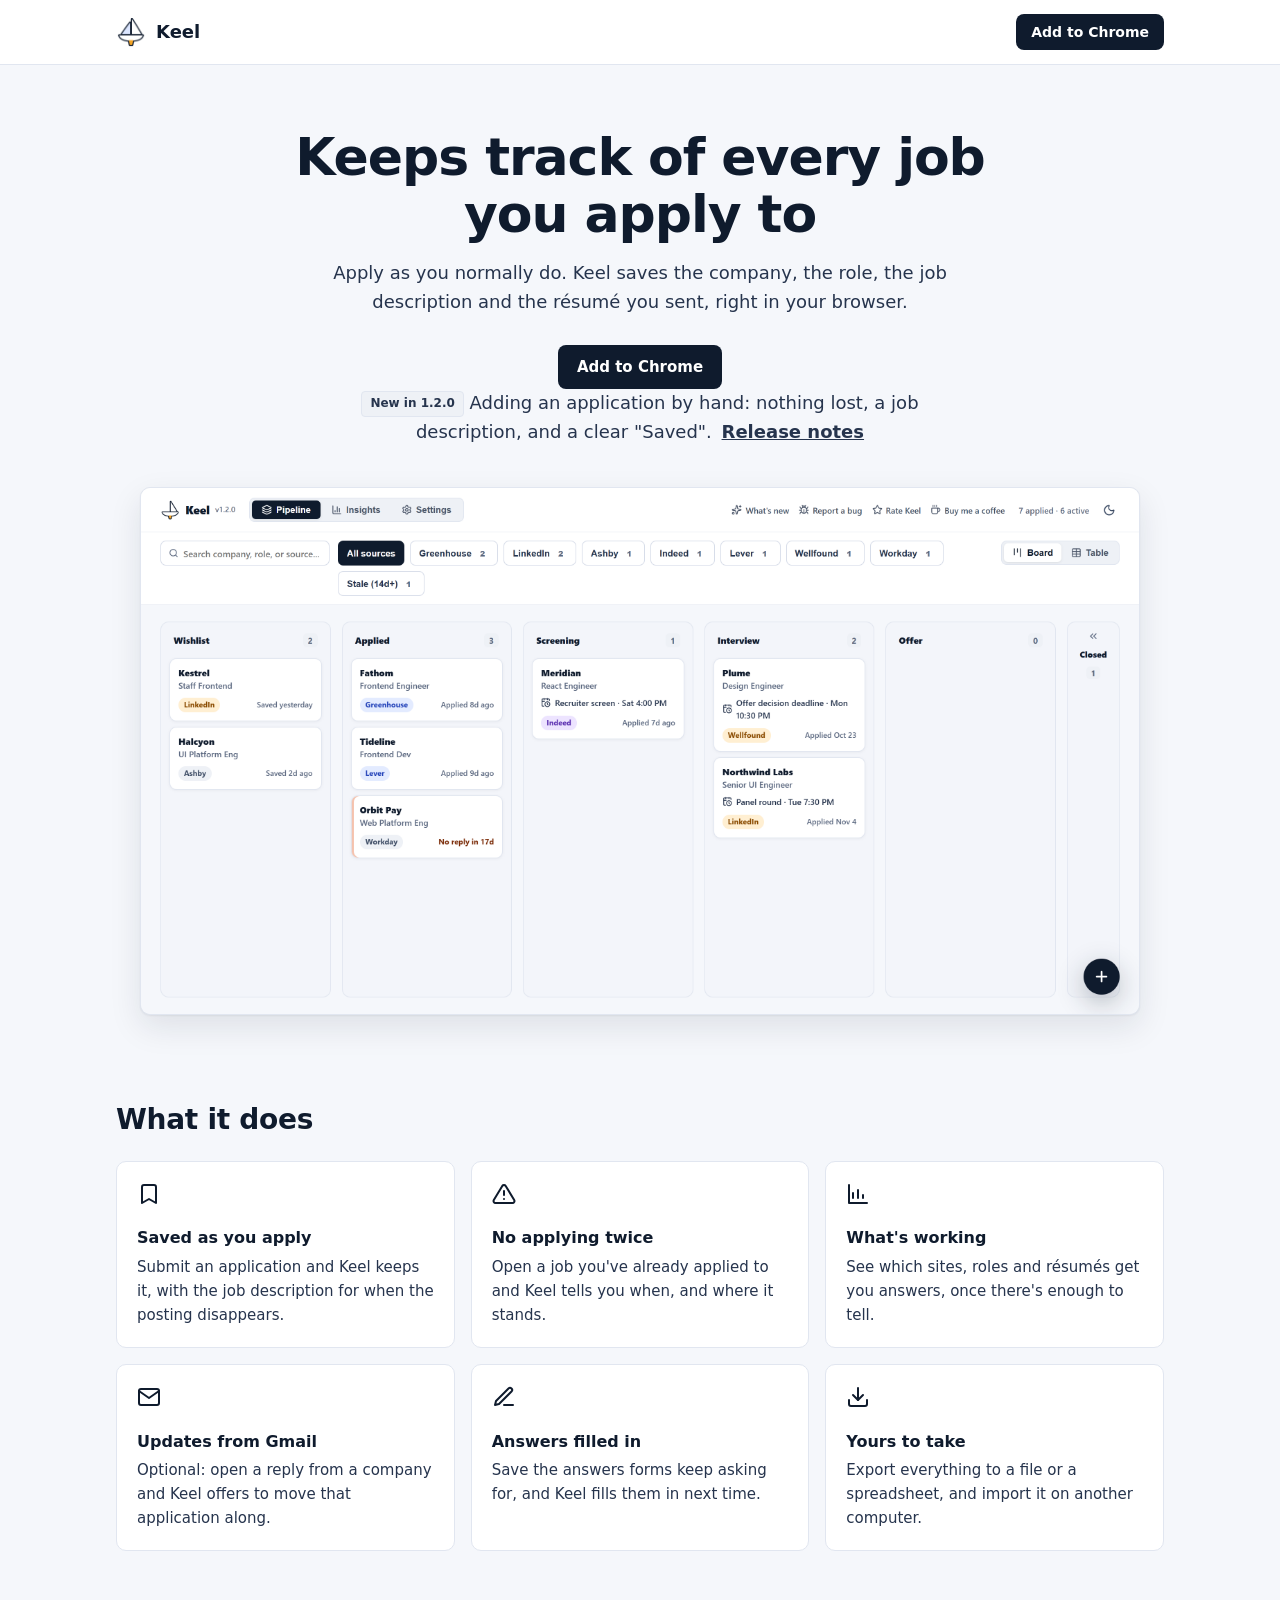
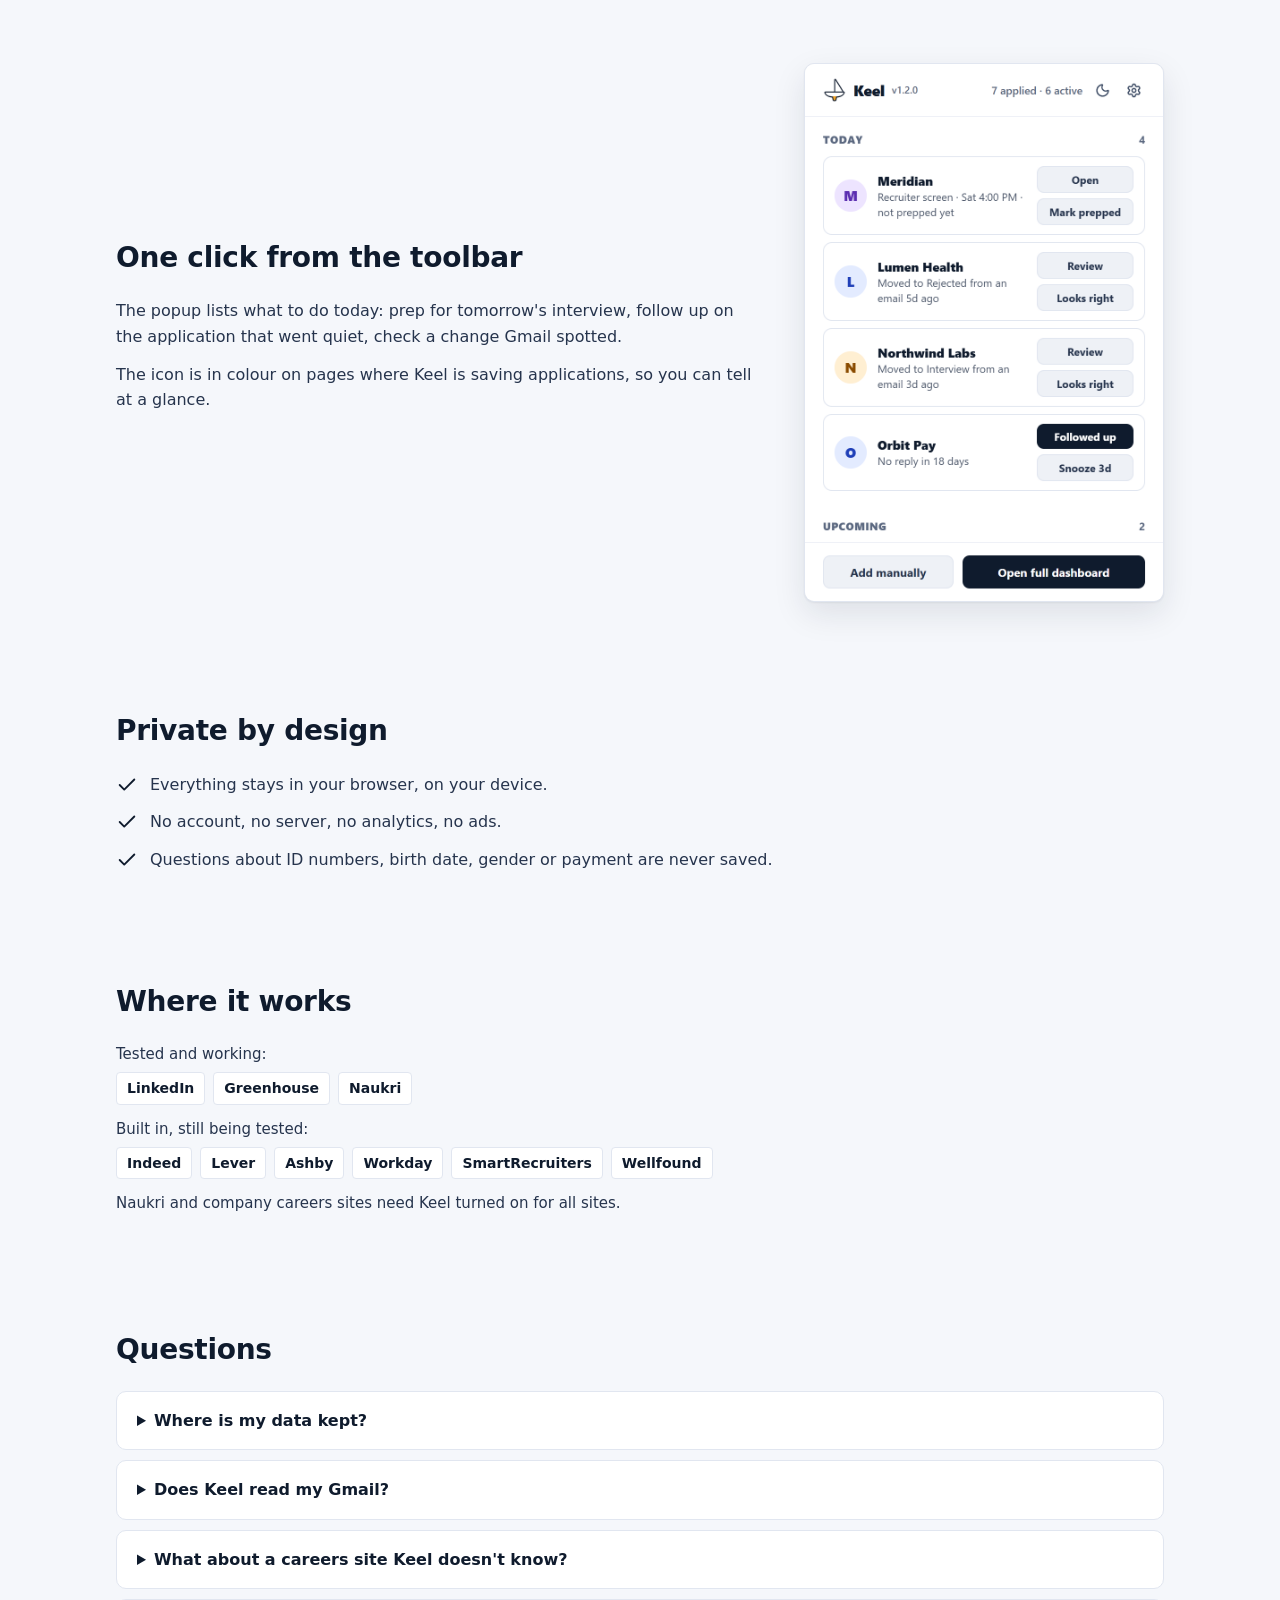
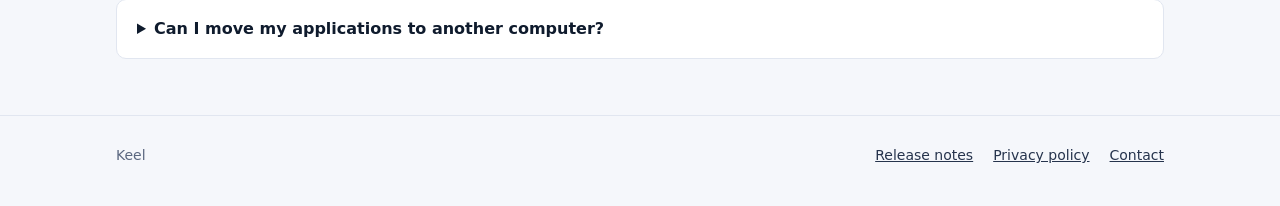
<file: index.html>
<!DOCTYPE html>
<html lang="en">
<head>
<meta charset="UTF-8">
<meta name="viewport" content="width=device-width, initial-scale=1.0">
<meta name="google-site-verification" content="T896Sn1aA-jhaRvW9R9sTa3-NiIArK_m-BlHDoH4Un8">
<!-- store-head:start -->
<title>Keel - Job Application Tracker for Chrome</title>
<meta name="description" content="Keel is a free job application tracker for Chrome. It saves every job you apply to on LinkedIn, Indeed, Greenhouse, Workday and more, with the job description and résumé you sent. Stays on your device.">
<!-- store-head:end -->
<link rel="canonical" href="https://keel-site.yankit-dev.workers.dev/">
<meta property="og:title" content="Keel - Job Application Tracker">
<meta property="og:url" content="https://keel-site.yankit-dev.workers.dev/">
<meta property="og:image" content="https://keel-site.yankit-dev.workers.dev/assets/board-light.png">
<meta property="og:description" content="Apply as usual. Keel saves the company, the role, the job description and the résumé you sent, on your device.">
<meta property="og:type" content="website">
<link rel="icon" type="image/png" href="favicon.png">
<link rel="apple-touch-icon" href="logo.png">
<link rel="stylesheet" href="styles.css?v=3">
<!-- Generated by scripts/sync-site.mjs in the keel repo (store-head, store-facts, whats-new). stores.js must load before site.js. -->
<!-- store-facts:start -->
<script src="stores.js?v=5edbb0aa" defer></script>
<script type="application/ld+json">{"@context":"https://schema.org","@type":"SoftwareApplication","name":"Keel - Job Application Tracker","applicationCategory":"BrowserApplication","operatingSystem":"Chrome","url":"https://keel-site.yankit-dev.workers.dev/","installUrl":"https://chromewebstore.google.com/detail/odheogkffilbbohigmkfffpcnhdfobnd","downloadUrl":"https://chromewebstore.google.com/detail/odheogkffilbbohigmkfffpcnhdfobnd","softwareVersion":"1.2.0","offers":{"@type":"Offer","price":"0","priceCurrency":"USD"},"image":"https://keel-site.yankit-dev.workers.dev/logo.png","description":"Keel saves every job you apply to, with the job description and the résumé you sent, on your device."}</script>
<!-- store-facts:end -->
<script src="site.js?v=3" defer></script>
</head>
<body>
<header class="site-header">
  <div class="wrap">
    <a class="brand" href="./"><img src="logo.png" alt="" width="30" height="30">Keel</a>
    <span class="header-cta" data-store-slot="header"></span>
  </div>
</header>

<main>
  <div class="hero wrap">
    <h1>Keeps track of every job you apply to</h1>
    <p>Apply as you normally do. Keel saves the company, the role, the job description and the résumé you sent, right in your browser.</p>
    <div class="cta" data-store-slot="hero"></div>
    <!-- whats-new:start --><p class="whats-new"><span class="tag">New in 1.2.0</span> Adding an application by hand: nothing lost, a job description, and a clear &quot;Saved&quot;. <a href="changelog/#v1.2.0">Release notes</a></p><!-- whats-new:end -->
    <picture>
      <source srcset="assets/board-dark.png" media="(prefers-color-scheme: dark)">
      <img class="shot" src="assets/board-light.png" width="1440" height="760" alt="Keel's dashboard: applications in columns from Wishlist to Offer, with upcoming interviews and follow-ups">
    </picture>
  </div>

  <section>
    <div class="wrap">
      <h2>What it does</h2>
      <div class="features">
        <div class="feature">
          <svg viewBox="0 0 24 24" fill="none" stroke-width="2" stroke-linecap="round" stroke-linejoin="round" aria-hidden="true"><path d="M19 21l-7-4-7 4V5a2 2 0 0 1 2-2h10a2 2 0 0 1 2 2z"/></svg>
          <h3>Saved as you apply</h3>
          <p>Submit an application and Keel keeps it, with the job description for when the posting disappears.</p>
        </div>
        <div class="feature">
          <svg viewBox="0 0 24 24" fill="none" stroke-width="2" stroke-linecap="round" stroke-linejoin="round" aria-hidden="true"><path d="M12 9v4"/><path d="M12 17h.01"/><path d="M10.3 3.9L1.8 18a2 2 0 0 0 1.7 3h17a2 2 0 0 0 1.7-3L13.7 3.9a2 2 0 0 0-3.4 0z"/></svg>
          <h3>No applying twice</h3>
          <p>Open a job you've already applied to and Keel tells you when, and where it stands.</p>
        </div>
        <div class="feature">
          <svg viewBox="0 0 24 24" fill="none" stroke-width="2" stroke-linecap="round" stroke-linejoin="round" aria-hidden="true"><path d="M3 3v18h18"/><path d="M7 16v-5"/><path d="M12 16V8"/><path d="M17 16v-3"/></svg>
          <h3>What's working</h3>
          <p>See which sites, roles and résumés get you answers, once there's enough to tell.</p>
        </div>
        <div class="feature">
          <svg viewBox="0 0 24 24" fill="none" stroke-width="2" stroke-linecap="round" stroke-linejoin="round" aria-hidden="true"><rect x="2" y="4" width="20" height="16" rx="2"/><path d="M22 6l-10 7L2 6"/></svg>
          <h3>Updates from Gmail</h3>
          <p>Optional: open a reply from a company and Keel offers to move that application along.</p>
        </div>
        <div class="feature">
          <svg viewBox="0 0 24 24" fill="none" stroke-width="2" stroke-linecap="round" stroke-linejoin="round" aria-hidden="true"><path d="M12 20h9"/><path d="M16.5 3.5a2.1 2.1 0 0 1 3 3L7 19l-4 1 1-4z"/></svg>
          <h3>Answers filled in</h3>
          <p>Save the answers forms keep asking for, and Keel fills them in next time.</p>
        </div>
        <div class="feature">
          <svg viewBox="0 0 24 24" fill="none" stroke-width="2" stroke-linecap="round" stroke-linejoin="round" aria-hidden="true"><path d="M21 15v4a2 2 0 0 1-2 2H5a2 2 0 0 1-2-2v-4"/><path d="M7 10l5 5 5-5"/><path d="M12 15V3"/></svg>
          <h3>Yours to take</h3>
          <p>Export everything to a file or a spreadsheet, and import it on another computer.</p>
        </div>
      </div>
    </div>
  </section>

  <section>
    <div class="wrap split">
      <div>
        <h2>One click from the toolbar</h2>
        <p>The popup lists what to do today: prep for tomorrow's interview, follow up on the application that went quiet, check a change Gmail spotted.</p>
        <p>The icon is in colour on pages where Keel is saving applications, so you can tell at a glance.</p>
      </div>
      <picture>
        <source srcset="assets/popup-dark.png" media="(prefers-color-scheme: dark)">
        <img class="popup-shot" src="assets/popup-light.png" width="400" height="600" alt="Keel's popup listing today's interviews and follow-ups">
      </picture>
    </div>
  </section>

  <section>
    <div class="wrap">
      <h2>Private by design</h2>
      <ul class="checks">
        <li><svg viewBox="0 0 24 24" fill="none" stroke-width="2" stroke-linecap="round" stroke-linejoin="round" aria-hidden="true"><path d="M20 6L9 17l-5-5"/></svg>Everything stays in your browser, on your device.</li>
        <li><svg viewBox="0 0 24 24" fill="none" stroke-width="2" stroke-linecap="round" stroke-linejoin="round" aria-hidden="true"><path d="M20 6L9 17l-5-5"/></svg>No account, no server, no analytics, no ads.</li>
        <li><svg viewBox="0 0 24 24" fill="none" stroke-width="2" stroke-linecap="round" stroke-linejoin="round" aria-hidden="true"><path d="M20 6L9 17l-5-5"/></svg>Questions about ID numbers, birth date, gender or payment are never saved.</li>
      </ul>
    </div>
  </section>

  <section>
    <div class="wrap">
      <h2>Where it works</h2>
      <p class="sites-note">Tested and working:</p>
      <ul class="sites"><li>LinkedIn</li><li>Greenhouse</li><li>Naukri</li></ul>
      <p class="sites-note">Built in, still being tested:</p>
      <ul class="sites"><li>Indeed</li><li>Lever</li><li>Ashby</li><li>Workday</li><li>SmartRecruiters</li><li>Wellfound</li></ul>
      <p class="sites-note">Naukri and company careers sites need Keel turned on for all sites.</p>
    </div>
  </section>

  <section>
    <div class="wrap">
      <h2>Questions</h2>
      <details>
        <summary>Where is my data kept?</summary>
        <p>In your browser's own storage, on your computer. Nothing is sent anywhere. Removing Keel deletes it, so export a copy first if you want to keep it.</p>
      </details>
      <details>
        <summary>Does Keel read my Gmail?</summary>
        <p>Only if you turn it on, and only the email you have open. It doesn't sign in or look through your inbox, and it changes nothing until you click.</p>
      </details>
      <details>
        <summary>What about a careers site Keel doesn't know?</summary>
        <p>Turn Keel on for all sites and it checks each page for a job posting or application form. You can also add any job from the popup.</p>
      </details>
      <details>
        <summary>Can I move my applications to another computer?</summary>
        <p>Yes. Export a Keel file from Settings, then import it on the other computer. Importing only adds what's missing.</p>
      </details>
    </div>
  </section>
</main>

<footer class="site-footer">
  <div class="wrap">
    <span>Keel</span>
    <nav><a href="changelog/">Release notes</a><a href="privacy/">Privacy policy</a><a href="https://github.com/ankitsmt211" rel="noopener">Contact</a></nav>
  </div>
</footer>
</body>
</html>
</file>
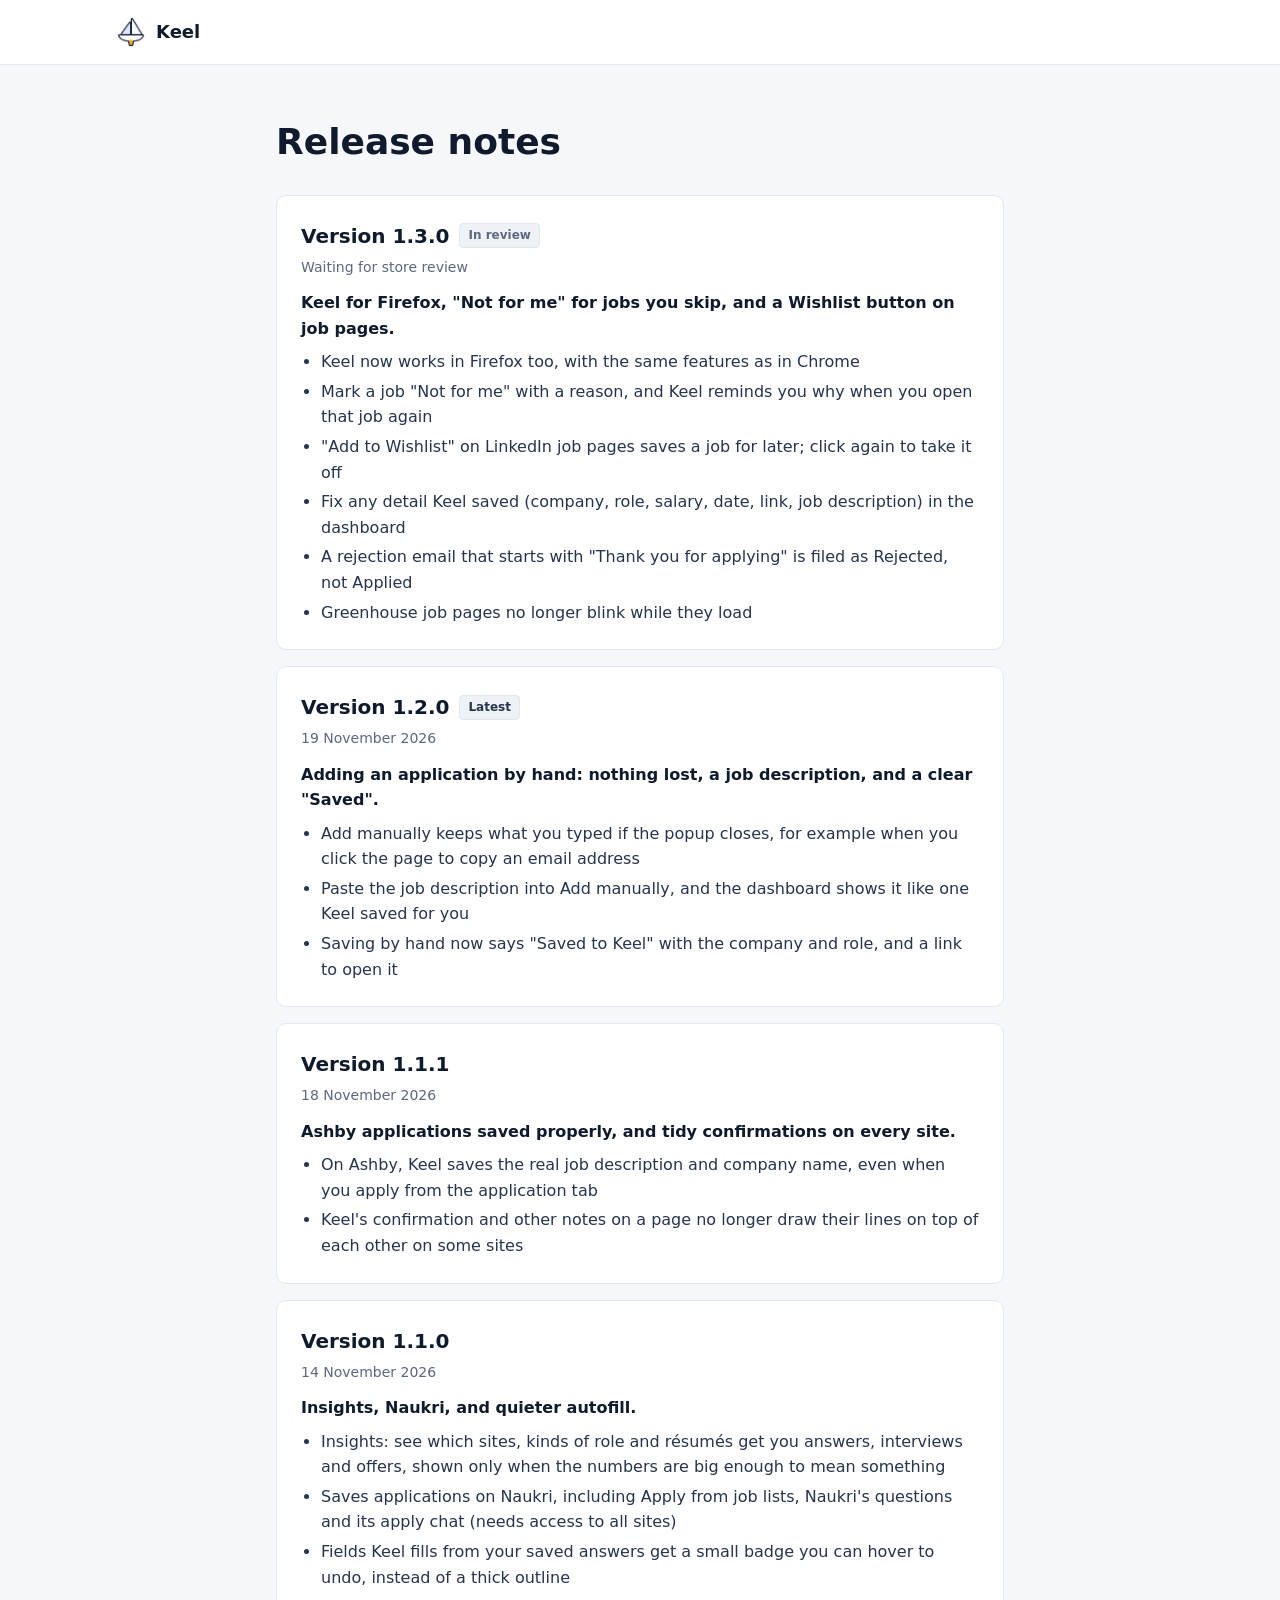
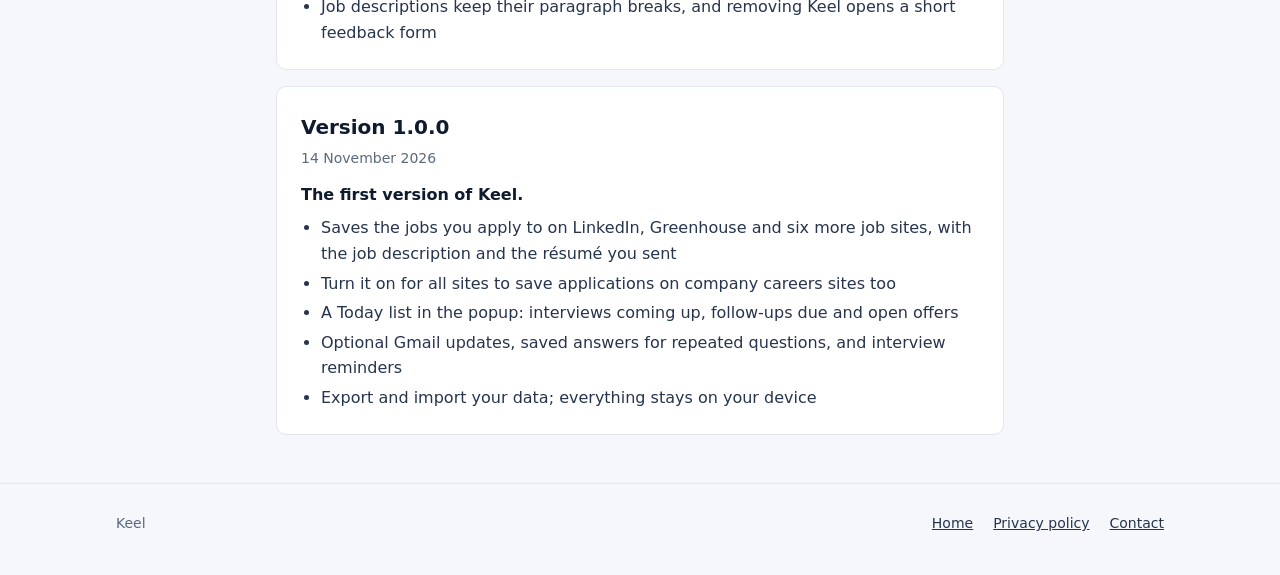
<file: changelog/index.html>
<!DOCTYPE html>
<html lang="en">
<head>
<meta charset="UTF-8">
<meta name="viewport" content="width=device-width, initial-scale=1.0">
<title>Release notes · Keel</title>
<meta name="description" content="What changed in each version of the Keel browser extension.">
<link rel="icon" type="image/png" href="../favicon.png">
<link rel="stylesheet" href="../styles.css?v=3">
</head>
<body>
<!-- Generated by scripts/sync-site.mjs in the keel repo from store/release-notes.md. Don't edit here. -->
<header class="site-header">
  <div class="wrap">
    <a class="brand" href="../"><img src="../logo.png" alt="" width="30" height="30">Keel</a>
  </div>
</header>
<main class="wrap releases">
  <h1>Release notes</h1>
    <article class="release" id="v1.3.0">
      <h2>Version 1.3.0 <span class="tag tag-pending">In review</span></h2>
      <p class="release-meta">Waiting for store review</p>
      <p class="release-headline">Keel for Firefox, &quot;Not for me&quot; for jobs you skip, and a Wishlist button on job pages.</p>
      <ul>
        <li>Keel now works in Firefox too, with the same features as in Chrome</li>
        <li>Mark a job &quot;Not for me&quot; with a reason, and Keel reminds you why when you open that job again</li>
        <li>&quot;Add to Wishlist&quot; on LinkedIn job pages saves a job for later; click again to take it off</li>
        <li>Fix any detail Keel saved (company, role, salary, date, link, job description) in the dashboard</li>
        <li>A rejection email that starts with &quot;Thank you for applying&quot; is filed as Rejected, not Applied</li>
        <li>Greenhouse job pages no longer blink while they load</li>
      </ul>
    </article>
    <article class="release" id="v1.2.0">
      <h2>Version 1.2.0 <span class="tag">Latest</span></h2>
      <p class="release-meta">19 November 2026</p>
      <p class="release-headline">Adding an application by hand: nothing lost, a job description, and a clear &quot;Saved&quot;.</p>
      <ul>
        <li>Add manually keeps what you typed if the popup closes, for example when you click the page to copy an email address</li>
        <li>Paste the job description into Add manually, and the dashboard shows it like one Keel saved for you</li>
        <li>Saving by hand now says &quot;Saved to Keel&quot; with the company and role, and a link to open it</li>
      </ul>
    </article>
    <article class="release" id="v1.1.1">
      <h2>Version 1.1.1</h2>
      <p class="release-meta">18 November 2026</p>
      <p class="release-headline">Ashby applications saved properly, and tidy confirmations on every site.</p>
      <ul>
        <li>On Ashby, Keel saves the real job description and company name, even when you apply from the application tab</li>
        <li>Keel&#39;s confirmation and other notes on a page no longer draw their lines on top of each other on some sites</li>
      </ul>
    </article>
    <article class="release" id="v1.1.0">
      <h2>Version 1.1.0</h2>
      <p class="release-meta">14 November 2026</p>
      <p class="release-headline">Insights, Naukri, and quieter autofill.</p>
      <ul>
        <li>Insights: see which sites, kinds of role and résumés get you answers, interviews and offers, shown only when the numbers are big enough to mean something</li>
        <li>Saves applications on Naukri, including Apply from job lists, Naukri&#39;s questions and its apply chat (needs access to all sites)</li>
        <li>Fields Keel fills from your saved answers get a small badge you can hover to undo, instead of a thick outline</li>
        <li>Job descriptions keep their paragraph breaks, and removing Keel opens a short feedback form</li>
      </ul>
    </article>
    <article class="release" id="v1.0.0">
      <h2>Version 1.0.0</h2>
      <p class="release-meta">14 November 2026</p>
      <p class="release-headline">The first version of Keel.</p>
      <ul>
        <li>Saves the jobs you apply to on LinkedIn, Greenhouse and six more job sites, with the job description and the résumé you sent</li>
        <li>Turn it on for all sites to save applications on company careers sites too</li>
        <li>A Today list in the popup: interviews coming up, follow-ups due and open offers</li>
        <li>Optional Gmail updates, saved answers for repeated questions, and interview reminders</li>
        <li>Export and import your data; everything stays on your device</li>
      </ul>
    </article>
</main>
<footer class="site-footer">
  <div class="wrap">
    <span>Keel</span>
    <nav><a href="../">Home</a><a href="../privacy/">Privacy policy</a><a href="https://github.com/ankitsmt211" rel="noopener">Contact</a></nav>
  </div>
</footer>
</body>
</html>
</file>
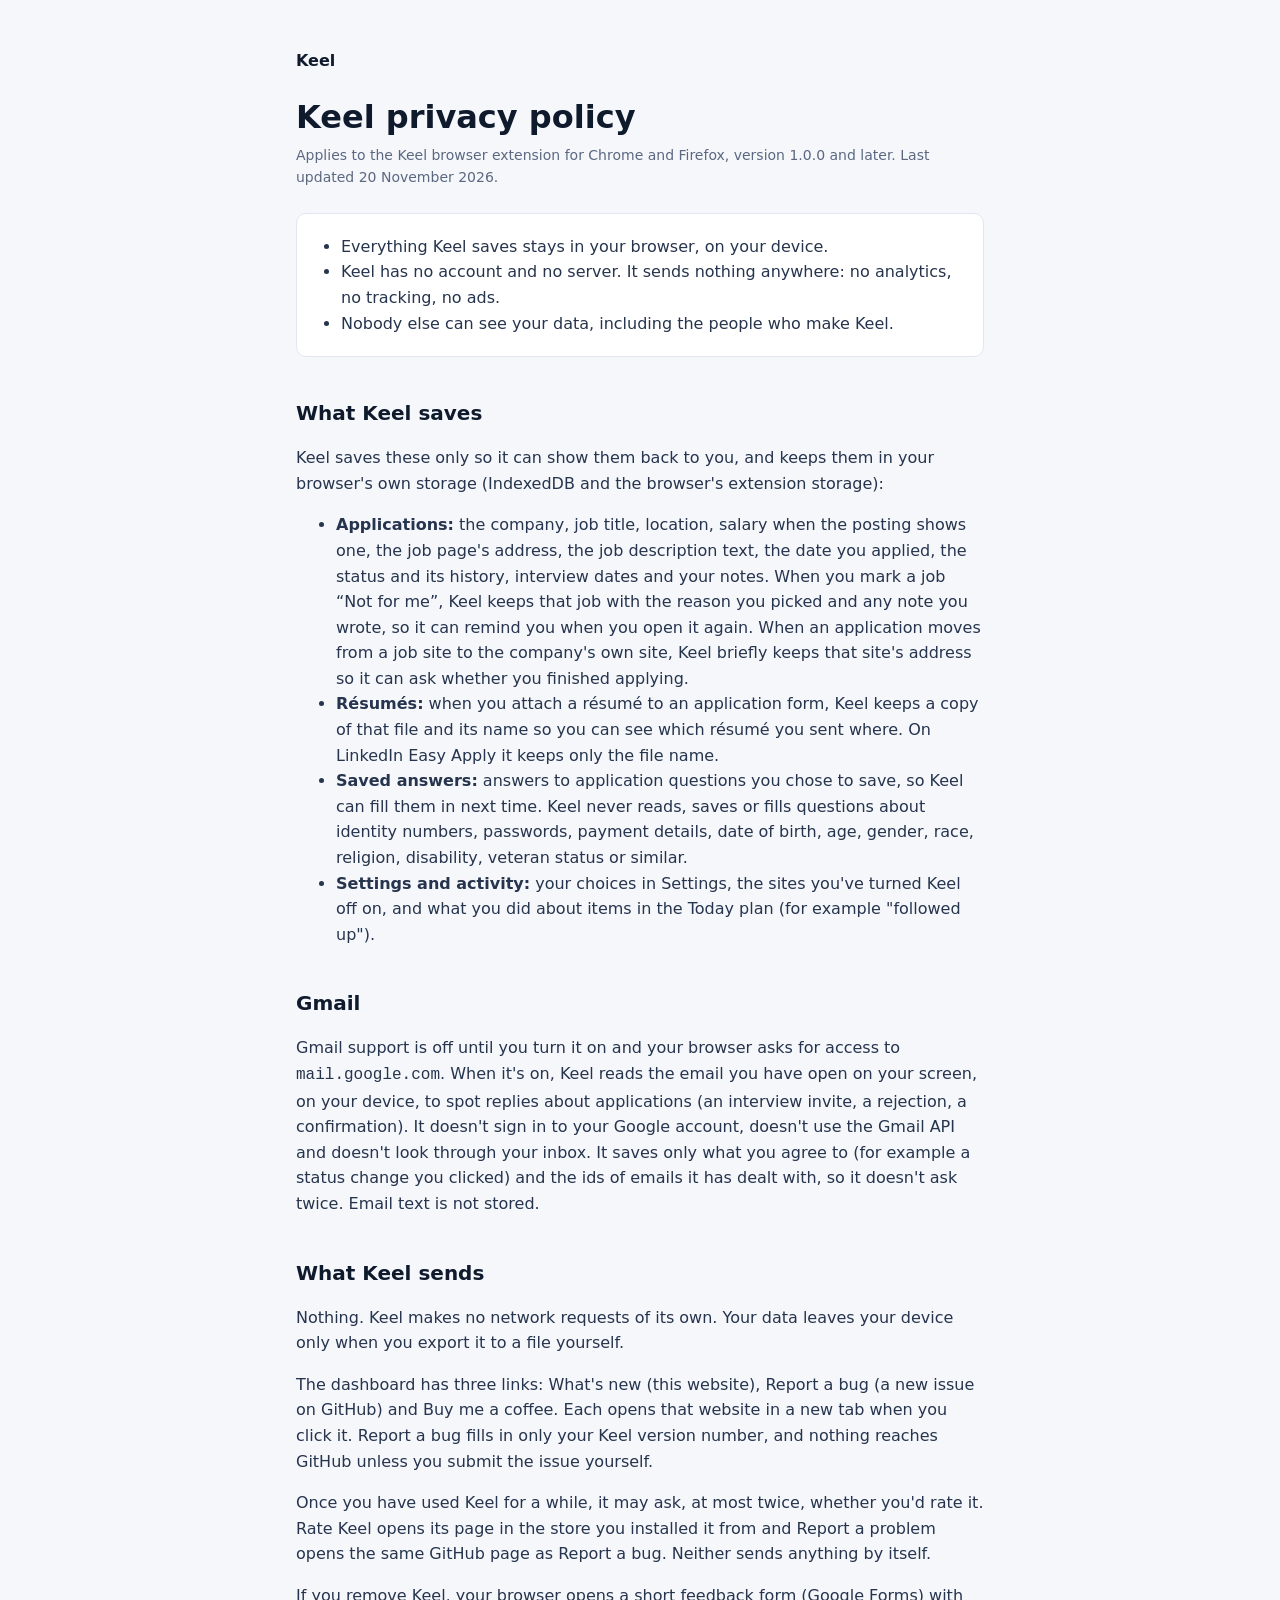
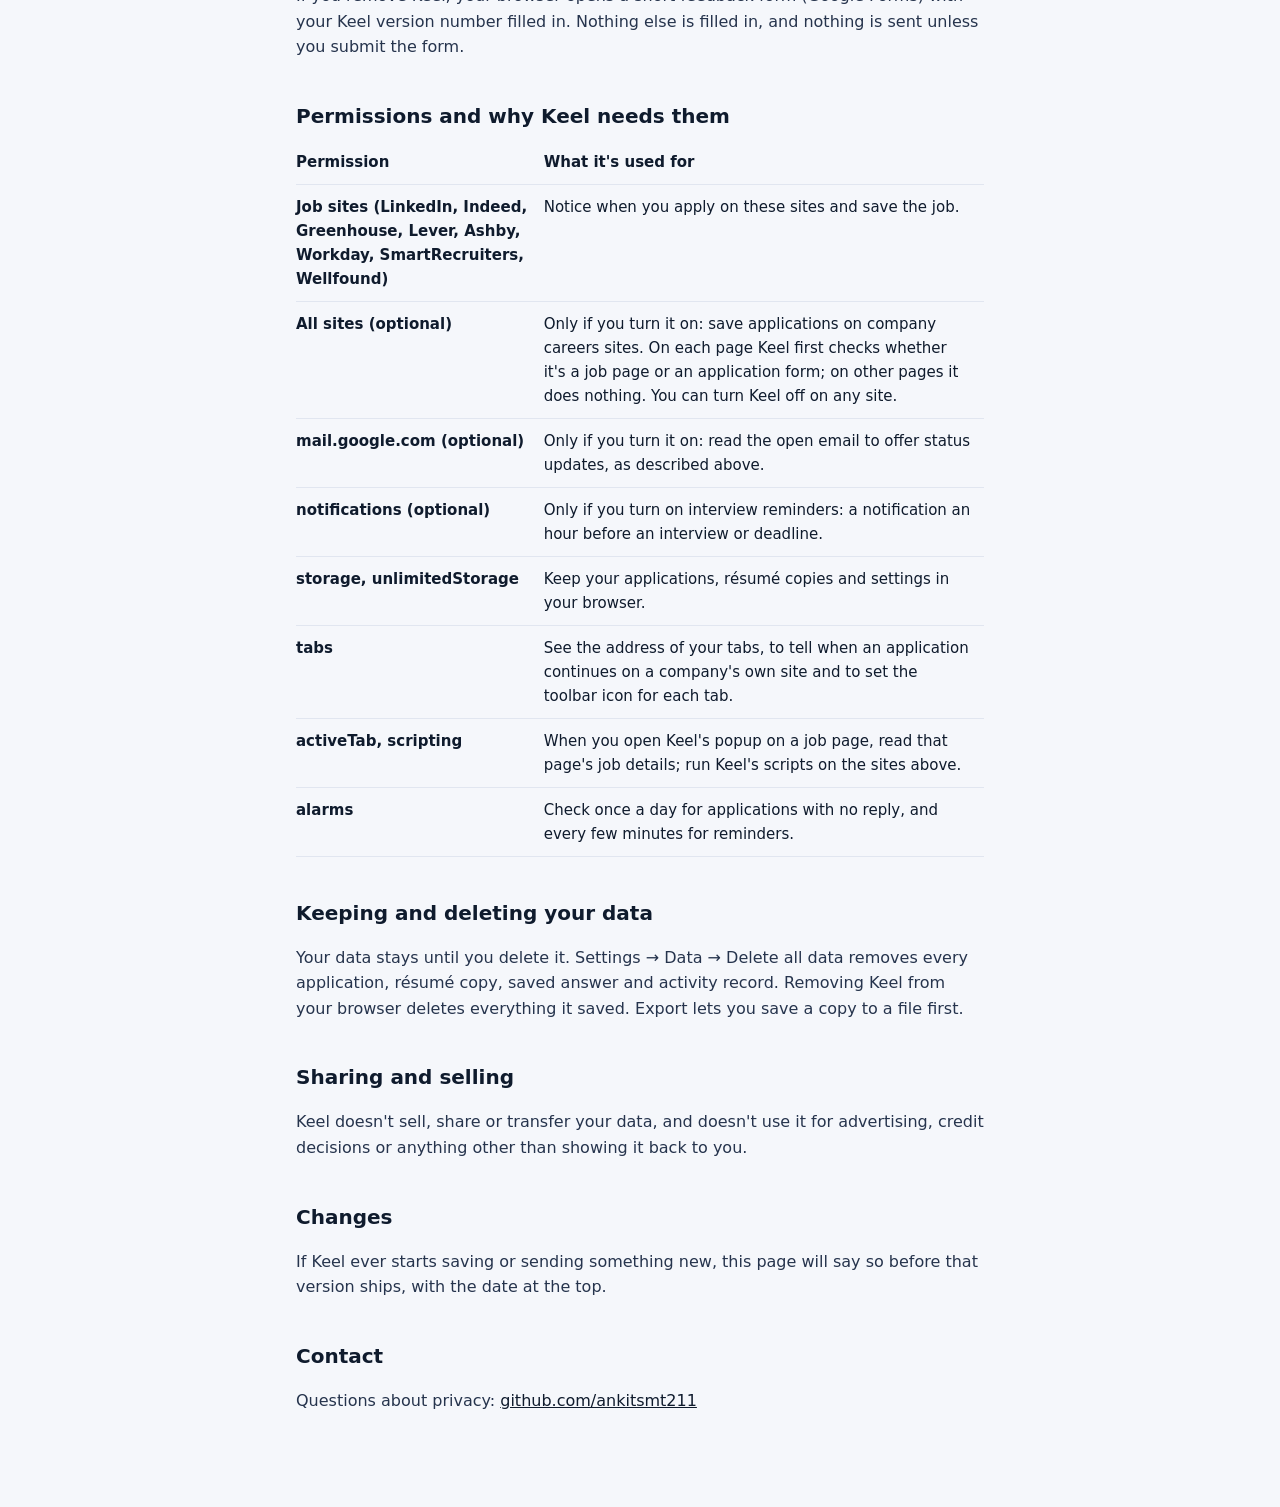
<file: privacy/index.html>
<!DOCTYPE html>
<html lang="en">
<head>
<meta charset="UTF-8">
<meta name="viewport" content="width=device-width, initial-scale=1.0">
<title>Keel privacy policy</title>
<meta name="description" content="Keel keeps your job applications on your own device. It has no account, no server and no tracking.">
<link rel="icon" type="image/png" href="../favicon.png">
<style>
  [hidden] { display: none !important; }
  :root {
    --bg: #F5F7FB; --surface: #FFFFFF; --text: #0F1B2D; --text-2: #26344D; --muted: #5B6880;
    --border: #E1E6F0; --accent: #0F1B2D;
    color-scheme: light;
  }
  @media (prefers-color-scheme: dark) {
    :root { --bg: #0D1424; --surface: #131C2F; --text: #F1F4FA; --text-2: #C9D2E3; --muted: #93A0B8; --border: #24304A; --accent: #DCE6FF; color-scheme: dark; }
  }
  * { box-sizing: border-box; }
  body { margin: 0; background: var(--bg); color: var(--text); font: 16px/1.6 system-ui, -apple-system, "Segoe UI", sans-serif; }
  main { max-width: 720px; margin: 0 auto; padding: 48px 16px 80px; }
  h1 { font-size: 32px; line-height: 1.2; margin: 0 0 8px; }
  h2 { font-size: 20px; margin: 40px 0 8px; }
  p, li { color: var(--text-2); }
  .home { margin: 0 0 24px; font-weight: 800; }
  .home a { text-decoration: none; }
  .meta { color: var(--muted); font-size: 14px; margin: 0 0 24px; }
  .summary { background: var(--surface); border: 1px solid var(--border); border-radius: 10px; padding: 20px 24px; }
  .summary ul { margin: 0; padding-left: 20px; }
  table { width: 100%; border-collapse: collapse; font-size: 15px; }
  th, td { text-align: left; vertical-align: top; padding: 10px 12px 10px 0; border-bottom: 1px solid var(--border); }
  th { color: var(--text); }
  table { table-layout: fixed; }
  th:first-child, td:first-child { width: 36%; }
  td:first-child { font-weight: 600; color: var(--text); overflow-wrap: anywhere; }
  a { color: var(--accent); }
</style>
</head>
<body>
<main>
  <p class="home"><a href="../">Keel</a></p>
  <h1>Keel privacy policy</h1>
  <p class="meta">Applies to the Keel browser extension for Chrome and Firefox, version 1.0.0 and later. Last updated 20 November 2026.</p>

  <div class="summary">
    <ul>
      <li>Everything Keel saves stays in your browser, on your device.</li>
      <li>Keel has no account and no server. It sends nothing anywhere: no analytics, no tracking, no ads.</li>
      <li>Nobody else can see your data, including the people who make Keel.</li>
    </ul>
  </div>

  <h2>What Keel saves</h2>
  <p>Keel saves these only so it can show them back to you, and keeps them in your browser's own storage (IndexedDB and the browser's extension storage):</p>
  <ul>
    <li><strong>Applications:</strong> the company, job title, location, salary when the posting shows one, the job page's address, the job description text, the date you applied, the status and its history, interview dates and your notes. When you mark a job &ldquo;Not for me&rdquo;, Keel keeps that job with the reason you picked and any note you wrote, so it can remind you when you open it again. When an application moves from a job site to the company's own site, Keel briefly keeps that site's address so it can ask whether you finished applying.</li>
    <li><strong>Résumés:</strong> when you attach a résumé to an application form, Keel keeps a copy of that file and its name so you can see which résumé you sent where. On LinkedIn Easy Apply it keeps only the file name.</li>
    <li><strong>Saved answers:</strong> answers to application questions you chose to save, so Keel can fill them in next time. Keel never reads, saves or fills questions about identity numbers, passwords, payment details, date of birth, age, gender, race, religion, disability, veteran status or similar.</li>
    <li><strong>Settings and activity:</strong> your choices in Settings, the sites you've turned Keel off on, and what you did about items in the Today plan (for example "followed up").</li>
  </ul>

  <h2>Gmail</h2>
  <p>Gmail support is off until you turn it on and your browser asks for access to <code>mail.google.com</code>. When it's on, Keel reads the email you have open on your screen, on your device, to spot replies about applications (an interview invite, a rejection, a confirmation). It doesn't sign in to your Google account, doesn't use the Gmail API and doesn't look through your inbox. It saves only what you agree to (for example a status change you clicked) and the ids of emails it has dealt with, so it doesn't ask twice. Email text is not stored.</p>

  <h2>What Keel sends</h2>
  <p>Nothing. Keel makes no network requests of its own. Your data leaves your device only when you export it to a file yourself.</p>
  <p>The dashboard has three links: What's new (this website), Report a bug (a new issue on GitHub) and Buy me a coffee. Each opens that website in a new tab when you click it. Report a bug fills in only your Keel version number, and nothing reaches GitHub unless you submit the issue yourself.</p>
  <p>Once you have used Keel for a while, it may ask, at most twice, whether you'd rate it. Rate Keel opens its page in the store you installed it from and Report a problem opens the same GitHub page as Report a bug. Neither sends anything by itself.</p>
  <p>If you remove Keel, your browser opens a short feedback form (Google Forms) with your Keel version number filled in. Nothing else is filled in, and nothing is sent unless you submit the form.</p>

  <h2>Permissions and why Keel needs them</h2>
  <table>
    <thead><tr><th>Permission</th><th>What it's used for</th></tr></thead>
    <tbody>
      <tr><td>Job sites (LinkedIn, Indeed, Greenhouse, Lever, Ashby, Workday, SmartRecruiters, Wellfound)</td><td>Notice when you apply on these sites and save the job.</td></tr>
      <tr><td>All sites (optional)</td><td>Only if you turn it on: save applications on company careers sites. On each page Keel first checks whether it's a job page or an application form; on other pages it does nothing. You can turn Keel off on any site.</td></tr>
      <tr><td>mail.google.com (optional)</td><td>Only if you turn it on: read the open email to offer status updates, as described above.</td></tr>
      <tr><td>notifications (optional)</td><td>Only if you turn on interview reminders: a notification an hour before an interview or deadline.</td></tr>
      <tr><td>storage, unlimitedStorage</td><td>Keep your applications, résumé copies and settings in your browser.</td></tr>
      <tr><td>tabs</td><td>See the address of your tabs, to tell when an application continues on a company's own site and to set the toolbar icon for each tab.</td></tr>
      <tr><td>activeTab, scripting</td><td>When you open Keel's popup on a job page, read that page's job details; run Keel's scripts on the sites above.</td></tr>
      <tr><td>alarms</td><td>Check once a day for applications with no reply, and every few minutes for reminders.</td></tr>
    </tbody>
  </table>

  <h2>Keeping and deleting your data</h2>
  <p>Your data stays until you delete it. Settings → Data → Delete all data removes every application, résumé copy, saved answer and activity record. Removing Keel from your browser deletes everything it saved. Export lets you save a copy to a file first.</p>

  <h2>Sharing and selling</h2>
  <p>Keel doesn't sell, share or transfer your data, and doesn't use it for advertising, credit decisions or anything other than showing it back to you.</p>

  <h2>Changes</h2>
  <p>If Keel ever starts saving or sending something new, this page will say so before that version ships, with the date at the top.</p>

  <h2>Contact</h2>
  <p>Questions about privacy: <a href="https://github.com/ankitsmt211" rel="noopener">github.com/ankitsmt211</a></p>
</main>
</body>
</html>
</file>
<file: styles.css>
/* Keel site. Colours are the extension's own tokens (src/styles/tokens.css in the keel repo). */
[hidden] { display: none !important; }

:root {
  --bg: #F5F7FB;
  --surface: #FFFFFF;
  --surface-alt: #EEF1F6;
  --text: #0F1B2D;
  --text-2: #26344D;
  --muted: #5B6880;
  --border: #E1E6F0;
  --primary: #0F1B2D;
  --on-primary: #FFFFFF;
  --accent: #F5A524;
  --shadow: 0 1px 2px rgba(15, 27, 45, .06), 0 12px 32px rgba(15, 27, 45, .10);
  --radius-xs: 4px;
  --radius-sm: 6px;
  --radius-md: 8px;
  --radius-lg: 10px;
  color-scheme: light;
}
@media (prefers-color-scheme: dark) {
  :root {
    --bg: #0D1424;
    --surface: #131C2F;
    --surface-alt: #1A2540;
    --text: #F1F4FA;
    --text-2: #C9D2E3;
    --muted: #93A0B8;
    --border: #24304A;
    --primary: #DCE6FF;
    --on-primary: #0F1B2D;
    --shadow: 0 1px 2px rgba(0, 0, 0, .3), 0 12px 32px rgba(0, 0, 0, .35);
    color-scheme: dark;
  }
}

* { box-sizing: border-box; }
html { -webkit-text-size-adjust: 100%; }
body {
  margin: 0;
  background: var(--bg);
  color: var(--text);
  font: 16px/1.6 system-ui, -apple-system, "Segoe UI", Roboto, sans-serif;
}
img { max-width: 100%; height: auto; display: block; }
a { color: inherit; }
.wrap { max-width: 1080px; margin: 0 auto; padding: 0 16px; }

/* Header */
.site-header { border-bottom: 1px solid var(--border); background: var(--surface); }
.site-header .wrap { display: flex; align-items: center; justify-content: space-between; gap: 16px; height: 64px; }
.brand { display: inline-flex; align-items: center; gap: 10px; font-weight: 800; font-size: 18px; text-decoration: none; }
.brand img { width: 30px; height: 30px; }

/* Buttons and labels */
.btn {
  display: inline-flex; align-items: center; justify-content: center; gap: 8px;
  min-height: 44px; padding: 0 18px; border-radius: var(--radius-md);
  font: inherit; font-weight: 700; font-size: 15px; text-decoration: none; cursor: pointer;
  border: 1px solid transparent;
}
.btn-primary { background: var(--primary); color: var(--on-primary); }
.btn-secondary { background: var(--surface-alt); color: var(--text); border-color: var(--border); }
.btn-sm { min-height: 36px; padding: 0 14px; font-size: 14px; }
.soon { color: var(--muted); font-size: 14px; font-weight: 600; }

/* Hero */
.hero { padding: 64px 0 32px; text-align: center; }
.hero h1 { font-size: clamp(32px, 6vw, 52px); line-height: 1.1; letter-spacing: -0.02em; margin: 0 auto 16px; max-width: 760px; }
.hero p { font-size: 18px; color: var(--text-2); max-width: 620px; margin: 0 auto 28px; }
.cta { display: flex; flex-direction: column; align-items: center; gap: 10px; }
.cta .phone-note { color: var(--text-2); font-size: 15px; margin: 0; }
.cta .copied { color: var(--muted); font-size: 14px; margin: 0; overflow-wrap: anywhere; }

.shot { margin: 40px auto 0; border-radius: var(--radius-lg); border: 1px solid var(--border); box-shadow: var(--shadow); overflow: hidden; width: 100%; max-width: 1000px; background: var(--surface); }

/* Sections */
section { padding: 56px 0; }
section h2 { font-size: 28px; line-height: 1.2; margin: 0 0 24px; letter-spacing: -0.01em; }

.features { display: grid; grid-template-columns: repeat(3, 1fr); gap: 16px; }
@media (max-width: 900px) { .features { grid-template-columns: repeat(2, 1fr); } }
@media (max-width: 560px) { .features { grid-template-columns: 1fr; } }
.feature { background: var(--surface); border: 1px solid var(--border); border-radius: var(--radius-lg); padding: 20px; }
.feature svg { width: 24px; height: 24px; stroke: var(--text); }
.feature h3 { font-size: 16px; margin: 12px 0 4px; }
.feature p { margin: 0; color: var(--text-2); font-size: 15px; }

.split { display: grid; grid-template-columns: 1fr 360px; gap: 40px; align-items: center; }
.split .popup-shot { border-radius: var(--radius-lg); border: 1px solid var(--border); box-shadow: var(--shadow); overflow: hidden; background: var(--surface); }
.split p { color: var(--text-2); margin: 0 0 12px; }

.checks { list-style: none; padding: 0; margin: 0; display: grid; gap: 12px; }
.checks li { display: flex; gap: 12px; align-items: flex-start; color: var(--text-2); }
.checks svg { flex-shrink: 0; width: 22px; height: 22px; stroke: var(--text); margin-top: 2px; }

.sites { display: flex; flex-wrap: wrap; gap: 8px; margin: 0 0 12px; padding: 0; list-style: none; }
.sites li { background: var(--surface); border: 1px solid var(--border); border-radius: var(--radius-xs); padding: 4px 10px; font-size: 14px; font-weight: 600; }
.sites-note { color: var(--text-2); margin: 0 0 6px; font-size: 15px; }

details { background: var(--surface); border: 1px solid var(--border); border-radius: var(--radius-lg); padding: 16px 20px; }
details + details { margin-top: 10px; }
summary { cursor: pointer; font-weight: 700; }
details p { color: var(--text-2); margin: 10px 0 0; }

/* Footer */
.site-footer { border-top: 1px solid var(--border); padding: 28px 0 40px; color: var(--muted); font-size: 14px; }
.site-footer .wrap { display: flex; flex-wrap: wrap; gap: 8px 20px; align-items: center; justify-content: space-between; }
.site-footer nav { display: flex; flex-wrap: wrap; gap: 8px 20px; }
.site-footer a { color: var(--text-2); }

/* Simple pages (404) */
.page { padding: 80px 0; text-align: center; }
.page h1 { font-size: 36px; margin: 0 0 12px; }
.page p { color: var(--text-2); margin: 0 0 24px; }

@media (max-width: 820px) {
  .split { grid-template-columns: 1fr; }
  .split .popup-shot { max-width: 360px; }
}
@media (max-width: 640px) {
  .header-cta { display: none; }
  .hero { padding-top: 40px; }
  section { padding: 40px 0; }
}

/* Release notes (changelog/ is generated from store/release-notes.md in the keel repo) */
.tag { display: inline-block; vertical-align: middle; padding: 2px 8px; border-radius: var(--radius-xs); background: var(--surface-alt); border: 1px solid var(--border); color: var(--text-2); font-size: 12px; font-weight: 700; }
.tag-pending { color: var(--muted); }
.whats-new { margin: 20px auto 0; font-size: 14px; color: var(--text-2); }
.whats-new a { font-weight: 700; margin-left: 4px; }
.releases { padding-top: 48px; padding-bottom: 48px; max-width: 760px; }
.releases h1 { font-size: 36px; margin: 0 0 24px; }
.release { background: var(--surface); border: 1px solid var(--border); border-radius: var(--radius-lg); padding: 24px; }
.release + .release { margin-top: 16px; }
.release h2 { font-size: 20px; margin: 0; display: flex; flex-wrap: wrap; align-items: center; gap: 10px; }
.release-meta { color: var(--muted); font-size: 14px; margin: 4px 0 12px; }
.release-headline { font-weight: 700; margin: 0 0 8px; }
.release ul { margin: 0; padding-left: 20px; color: var(--text-2); }
.release li + li { margin-top: 4px; }
.empty { color: var(--text-2); }
</file>
